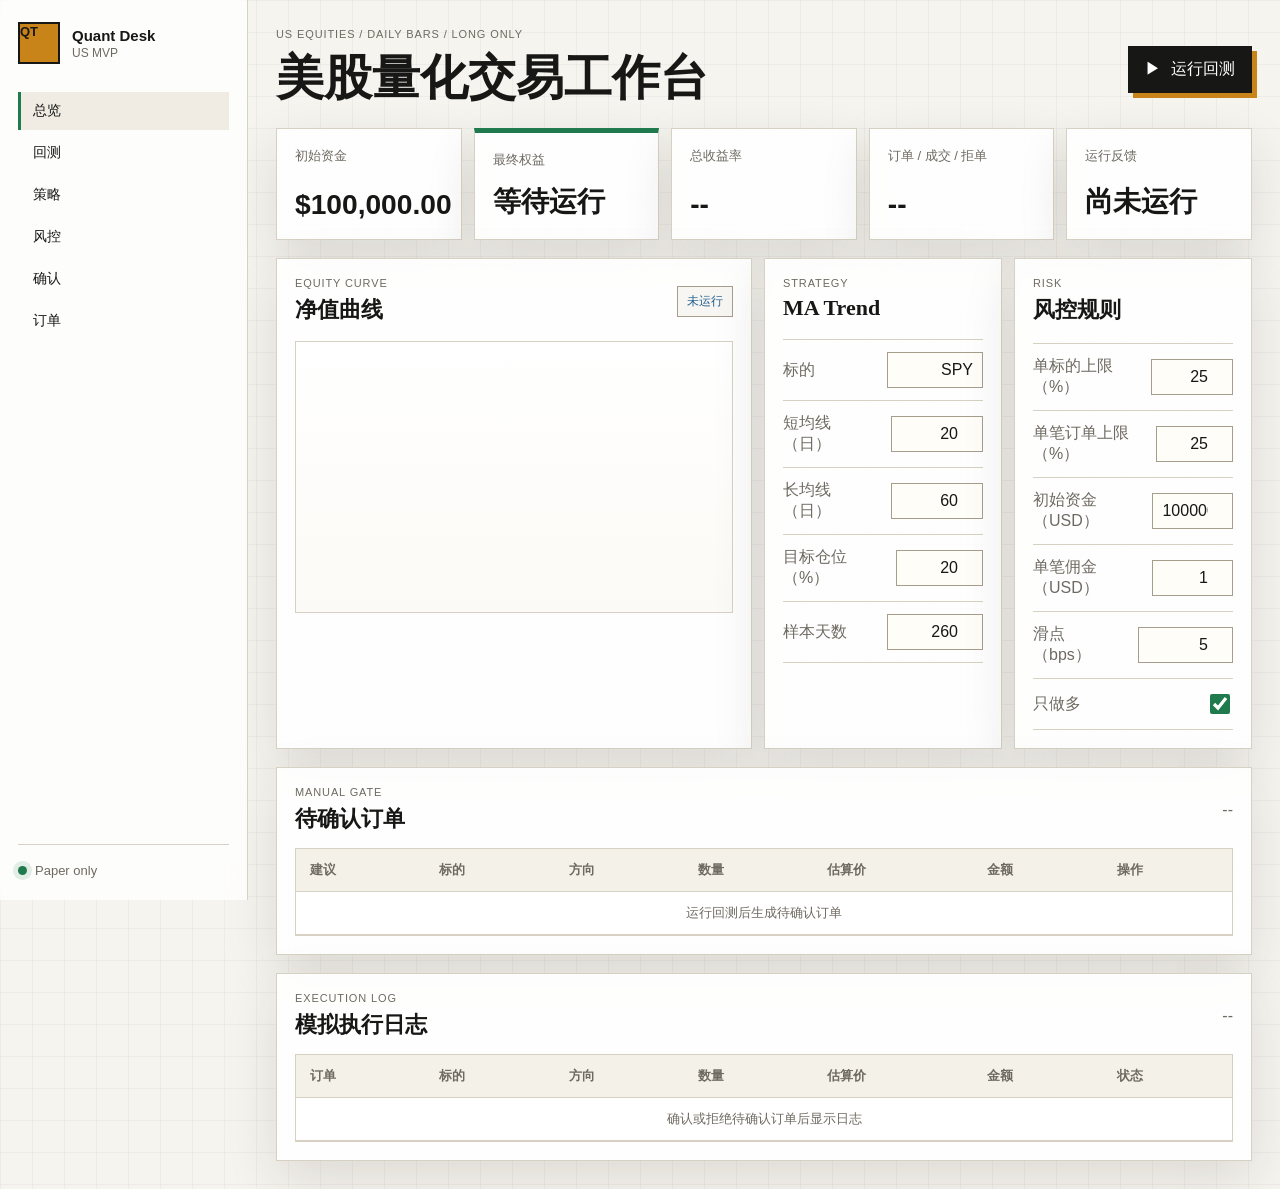
<file: index.html>
<!doctype html>
<html lang="zh-CN">
  <head>
    <meta charset="utf-8" />
    <meta name="viewport" content="width=device-width, initial-scale=1" />
    <title>Quant Trading Workbench</title>
    <link rel="icon" href="data:image/svg+xml,%3Csvg xmlns='http://www.w3.org/2000/svg' viewBox='0 0 32 32'%3E%3Crect width='32' height='32' fill='%23c88419'/%3E%3Cpath d='M7 21h18M10 17l4-5 4 3 5-8' fill='none' stroke='%23171716' stroke-width='3'/%3E%3C/svg%3E" />
    <link rel="stylesheet" href="styles.css?v=20260427-3" />
  </head>
  <body>
    <div class="app-shell">
      <aside class="rail" aria-label="主导航">
        <div class="brand">
          <span class="brand-mark">QT</span>
          <div>
            <strong>Quant Desk</strong>
            <span>US MVP</span>
          </div>
        </div>
        <nav class="nav-list">
          <a href="#overview" class="active">总览</a>
          <a href="#backtest">回测</a>
          <a href="#strategy">策略</a>
          <a href="#risk">风控</a>
          <a href="#confirmations">确认</a>
          <a href="#orders">订单</a>
        </nav>
        <div class="rail-status">
          <span class="dot"></span>
          <span>Paper only</span>
        </div>
      </aside>

      <main class="workspace">
        <header class="topbar">
          <div>
            <p class="eyebrow">US equities / Daily bars / Long only</p>
            <h1>美股量化交易工作台</h1>
          </div>
          <button id="runBacktest" class="run-button" type="button" aria-label="运行样例回测">
            <span aria-hidden="true">▶</span>
            <span id="runButtonText">运行回测</span>
          </button>
        </header>

        <section id="overview" class="metrics-grid" aria-label="回测摘要">
          <article class="metric">
            <span>初始资金</span>
            <strong id="initialEquity">$100,000.00</strong>
          </article>
          <article class="metric accent">
            <span>最终权益</span>
            <strong id="finalEquity">等待运行</strong>
          </article>
          <article class="metric">
            <span>总收益率</span>
            <strong id="totalReturn">--</strong>
          </article>
          <article class="metric">
            <span>订单 / 成交 / 拒单</span>
            <strong id="orderStats">--</strong>
          </article>
          <article class="metric">
            <span>运行反馈</span>
            <strong id="runFeedback">尚未运行</strong>
          </article>
        </section>

        <section id="backtest" class="panel-grid">
          <section class="panel wide">
            <div class="panel-header">
              <div>
                <p class="eyebrow">Equity curve</p>
                <h2>净值曲线</h2>
              </div>
              <span id="curveStatus" class="status-chip">未运行</span>
            </div>
            <div class="chart-wrap">
              <svg id="equityChart" viewBox="0 0 900 260" role="img" aria-label="回测净值曲线"></svg>
            </div>
          </section>

          <section id="strategy" class="panel">
            <div class="panel-header">
              <div>
                <p class="eyebrow">Strategy</p>
                <h2>MA Trend</h2>
              </div>
            </div>
            <form class="config-form" id="strategyForm">
              <label>
                <span>标的</span>
                <input id="symbolInput" name="symbol" value="SPY" autocomplete="off" />
              </label>
              <label>
                <span>短均线（日）</span>
                <input id="shortWindowInput" name="short_window" type="number" min="1" max="250" value="20" />
              </label>
              <label>
                <span>长均线（日）</span>
                <input id="longWindowInput" name="long_window" type="number" min="2" max="259" value="60" />
              </label>
              <label>
                <span>目标仓位（%）</span>
                <input id="targetWeightInput" name="target_weight" type="number" min="0" max="100" step="1" value="20" />
              </label>
              <label>
                <span>样本天数</span>
                <input id="sampleDaysInput" name="sample_days" type="number" min="80" max="1000" value="260" />
              </label>
            </form>
          </section>

          <section id="risk" class="panel">
            <div class="panel-header">
              <div>
                <p class="eyebrow">Risk</p>
                <h2>风控规则</h2>
              </div>
            </div>
            <form class="config-form" id="riskForm">
              <label>
                <span>单标的上限（%）</span>
                <input id="maxSymbolWeightInput" name="max_symbol_weight" type="number" min="1" max="100" step="1" value="25" />
              </label>
              <label>
                <span>单笔订单上限（%）</span>
                <input id="maxOrderPctInput" name="max_order_notional_pct" type="number" min="1" max="100" step="1" value="25" />
              </label>
              <label>
                <span>初始资金（USD）</span>
                <input id="initialCashInput" name="initial_cash" type="number" min="1000" step="1000" value="100000" />
              </label>
              <label>
                <span>单笔佣金（USD）</span>
                <input id="commissionInput" name="commission_per_order" type="number" min="0" step="0.1" value="1" />
              </label>
              <label>
                <span>滑点（bps）</span>
                <input id="slippageInput" name="slippage_bps" type="number" min="0" step="1" value="5" />
              </label>
              <label class="toggle-line">
                <span>只做多</span>
                <input id="longOnlyInput" name="long_only" type="checkbox" checked />
              </label>
            </form>
          </section>
        </section>

        <section id="confirmations" class="table-section">
          <div class="panel-header">
            <div>
              <p class="eyebrow">Manual gate</p>
              <h2>待确认订单</h2>
            </div>
            <span id="pendingStats" class="muted">--</span>
          </div>
          <div class="table-wrap">
            <table>
              <thead>
                <tr>
                  <th>建议</th>
                  <th>标的</th>
                  <th>方向</th>
                  <th>数量</th>
                  <th>估算价</th>
                  <th>金额</th>
                  <th>操作</th>
                </tr>
              </thead>
              <tbody id="suggestionsTable">
                <tr><td colspan="7" class="empty">运行回测后生成待确认订单</td></tr>
              </tbody>
            </table>
          </div>
        </section>

        <section id="orders" class="table-section">
          <div class="panel-header">
            <div>
              <p class="eyebrow">Execution log</p>
              <h2>模拟执行日志</h2>
            </div>
            <span id="lastUpdated" class="muted">--</span>
          </div>
          <div class="table-wrap">
            <table>
              <thead>
                <tr>
                  <th>订单</th>
                  <th>标的</th>
                  <th>方向</th>
                  <th>数量</th>
                  <th>估算价</th>
                  <th>金额</th>
                  <th>状态</th>
                </tr>
              </thead>
              <tbody id="ordersTable">
                <tr><td colspan="7" class="empty">确认或拒绝待确认订单后显示日志</td></tr>
              </tbody>
            </table>
          </div>
        </section>
      </main>
    </div>
    <script src="app.js?v=20260427-3"></script>
  </body>
</html>
</file>
<file: styles.css>
:root {
  --paper: #f6f4ef;
  --surface: #ffffff;
  --ink: #171716;
  --muted: #6e6a61;
  --line: #d7d1c4;
  --line-strong: #a69d8d;
  --green: #1f7a4d;
  --red: #a23b31;
  --amber: #c88419;
  --blue: #225f8f;
  --shadow: 0 18px 50px rgba(42, 37, 28, 0.12);
}

html {
  scroll-behavior: smooth;
}

* {
  box-sizing: border-box;
}

body {
  margin: 0;
  background:
    linear-gradient(90deg, rgba(23, 23, 22, 0.035) 1px, transparent 1px),
    linear-gradient(rgba(23, 23, 22, 0.035) 1px, transparent 1px),
    var(--paper);
  background-size: 32px 32px;
  color: var(--ink);
  font-family: "Avenir Next", "Gill Sans", "Segoe UI", sans-serif;
  letter-spacing: 0;
}

button,
input,
table {
  font: inherit;
}

.app-shell {
  display: grid;
  grid-template-columns: 248px minmax(0, 1fr);
  min-height: 100vh;
}

.rail {
  position: sticky;
  top: 0;
  height: 100vh;
  padding: 22px 18px;
  border-right: 1px solid var(--line);
  background: rgba(255, 255, 255, 0.78);
  backdrop-filter: blur(16px);
  display: flex;
  flex-direction: column;
  gap: 28px;
}

.brand {
  display: flex;
  align-items: center;
  gap: 12px;
}

.brand-mark {
  display: grid;
  place-items: center;
  width: 42px;
  aspect-ratio: 1;
  border: 2px solid var(--ink);
  font-weight: 800;
  font-size: 13px;
  background: var(--amber);
}

.brand strong,
.brand span {
  display: block;
}

.brand strong {
  font-size: 15px;
}

.brand div span {
  color: var(--muted);
  font-size: 12px;
  margin-top: 2px;
}

.nav-list {
  display: grid;
  gap: 4px;
}

.nav-list a {
  color: var(--ink);
  text-decoration: none;
  padding: 10px 12px;
  border-left: 3px solid transparent;
  font-size: 14px;
}

.nav-list a:hover,
.nav-list a.active {
  background: #f0ece3;
  border-left-color: var(--green);
}

.rail-status {
  margin-top: auto;
  display: flex;
  align-items: center;
  gap: 8px;
  color: var(--muted);
  font-size: 13px;
  padding-top: 18px;
  border-top: 1px solid var(--line);
}

.dot {
  width: 9px;
  height: 9px;
  background: var(--green);
  border-radius: 50%;
  box-shadow: 0 0 0 5px rgba(31, 122, 77, 0.12);
}

.workspace {
  padding: 28px;
  display: grid;
  gap: 18px;
}

.topbar,
.panel-header {
  display: flex;
  justify-content: space-between;
  align-items: center;
  gap: 16px;
}

.eyebrow {
  margin: 0 0 6px;
  color: var(--muted);
  font-size: 11px;
  letter-spacing: 0.08em;
  text-transform: uppercase;
}

h1,
h2 {
  margin: 0;
  font-family: Georgia, "Times New Roman", serif;
  font-weight: 700;
  letter-spacing: 0;
}

h1 {
  font-size: clamp(28px, 4vw, 48px);
}

h2 {
  font-size: 22px;
}

.run-button {
  border: 1px solid var(--ink);
  background: var(--ink);
  color: white;
  padding: 12px 16px;
  display: inline-flex;
  align-items: center;
  gap: 10px;
  cursor: pointer;
  box-shadow: 5px 5px 0 var(--amber);
}

.run-button:hover {
  transform: translate(-1px, -1px);
  box-shadow: 6px 6px 0 var(--amber);
}

.run-button:disabled {
  cursor: wait;
  opacity: 0.72;
}

.metrics-grid {
  display: grid;
  grid-template-columns: repeat(5, minmax(0, 1fr));
  gap: 12px;
}

.metric,
.panel,
.table-section {
  background: rgba(255, 255, 255, 0.92);
  border: 1px solid var(--line);
  box-shadow: var(--shadow);
}

.metric {
  min-height: 112px;
  padding: 18px;
  display: flex;
  flex-direction: column;
  justify-content: space-between;
}

.metric span {
  color: var(--muted);
  font-size: 13px;
}

.metric strong {
  font-size: clamp(20px, 2.2vw, 30px);
  white-space: nowrap;
}

.metric.accent {
  border-top: 5px solid var(--green);
}

.metric.updated {
  animation: flashMetric 720ms ease;
}

.section-focus {
  animation: focusSection 920ms ease;
  outline: 3px solid rgba(200, 132, 25, 0.55);
  outline-offset: 4px;
}

@keyframes flashMetric {
  0% {
    background: #f1dfb7;
    transform: translateY(-2px);
  }
  100% {
    background: rgba(255, 255, 255, 0.92);
    transform: translateY(0);
  }
}

@keyframes focusSection {
  0% {
    box-shadow: 0 0 0 0 rgba(200, 132, 25, 0);
    transform: translateY(0);
  }
  30% {
    box-shadow: 0 0 0 8px rgba(200, 132, 25, 0.22);
    transform: translateY(-2px);
  }
  100% {
    box-shadow: var(--shadow);
    transform: translateY(0);
  }
}

.panel-grid {
  display: grid;
  grid-template-columns: 1.5fr 0.75fr 0.75fr;
  gap: 12px;
  align-items: stretch;
}

.panel {
  padding: 18px;
  min-width: 0;
}

.panel.wide {
  min-height: 352px;
}

.status-chip {
  color: var(--blue);
  border: 1px solid var(--line-strong);
  padding: 6px 9px;
  font-size: 12px;
  background: #f7f6f2;
}

.status-chip.running {
  color: var(--amber);
  border-color: var(--amber);
}

.status-chip.complete {
  color: var(--green);
  border-color: var(--green);
}

.chart-wrap {
  margin-top: 16px;
  border: 1px solid var(--line);
  background: linear-gradient(180deg, #fff, #fbfaf6);
  min-height: 270px;
  overflow: hidden;
}

#equityChart {
  width: 100%;
  height: 270px;
  display: block;
}

.config-list,
.config-form {
  margin: 18px 0 0;
  display: grid;
  gap: 0;
  border-top: 1px solid var(--line);
}

.config-list div,
.config-form label {
  display: flex;
  justify-content: space-between;
  align-items: center;
  gap: 16px;
  padding: 12px 0;
  border-bottom: 1px solid var(--line);
}

dt,
.config-form span {
  color: var(--muted);
}

dd {
  margin: 0;
  font-weight: 700;
  text-align: right;
}

.config-form input {
  width: min(132px, 48%);
  border: 1px solid var(--line-strong);
  background: #fffdf8;
  color: var(--ink);
  padding: 8px 9px;
  text-align: right;
}

.config-form input:focus {
  outline: 2px solid rgba(34, 95, 143, 0.35);
  border-color: var(--blue);
}

.config-form input[type="checkbox"] {
  width: 20px;
  height: 20px;
  accent-color: var(--green);
}

.config-form .toggle-line {
  min-height: 45px;
}

.table-section {
  padding: 18px;
}

.table-wrap {
  margin-top: 14px;
  overflow: auto;
  border: 1px solid var(--line);
}

table {
  width: 100%;
  border-collapse: collapse;
  min-width: 760px;
  background: white;
}

th,
td {
  padding: 12px 14px;
  text-align: left;
  border-bottom: 1px solid var(--line);
  font-size: 13px;
  white-space: nowrap;
}

th {
  color: var(--muted);
  background: #f4f1e9;
  font-weight: 700;
}

td.buy {
  color: var(--green);
  font-weight: 800;
}

td.sell {
  color: var(--red);
  font-weight: 800;
}

.empty,
.muted {
  color: var(--muted);
}

.empty {
  text-align: center;
}

.action-group {
  display: inline-flex;
  gap: 8px;
}

.mini-button {
  border: 1px solid var(--ink);
  background: #fffdf8;
  color: var(--ink);
  padding: 6px 9px;
  cursor: pointer;
  font-size: 12px;
}

.mini-button:hover {
  background: #f1dfb7;
}

.mini-button.confirm {
  border-color: var(--green);
  color: var(--green);
}

.mini-button.reject {
  border-color: var(--red);
  color: var(--red);
}

.status-confirmed {
  color: var(--green);
  font-weight: 800;
}

.status-rejected {
  color: var(--red);
  font-weight: 800;
}

@media (max-width: 1080px) {
  .app-shell {
    grid-template-columns: 1fr;
  }

  .rail {
    position: static;
    height: auto;
    flex-direction: row;
    align-items: center;
    overflow-x: auto;
  }

  .nav-list {
    display: flex;
  }

  .rail-status {
    margin-top: 0;
    margin-left: auto;
    border-top: 0;
    padding-top: 0;
  }

  .metrics-grid,
  .panel-grid {
    grid-template-columns: repeat(2, minmax(0, 1fr));
  }

  .panel.wide {
    grid-column: 1 / -1;
  }
}

@media (max-width: 720px) {
  .workspace {
    padding: 18px;
  }

  .topbar {
    align-items: flex-start;
    flex-direction: column;
  }

  .metrics-grid,
  .panel-grid {
    grid-template-columns: 1fr;
  }

  .rail {
    padding: 16px;
  }

  .brand div {
    display: none;
  }
}
</file>
